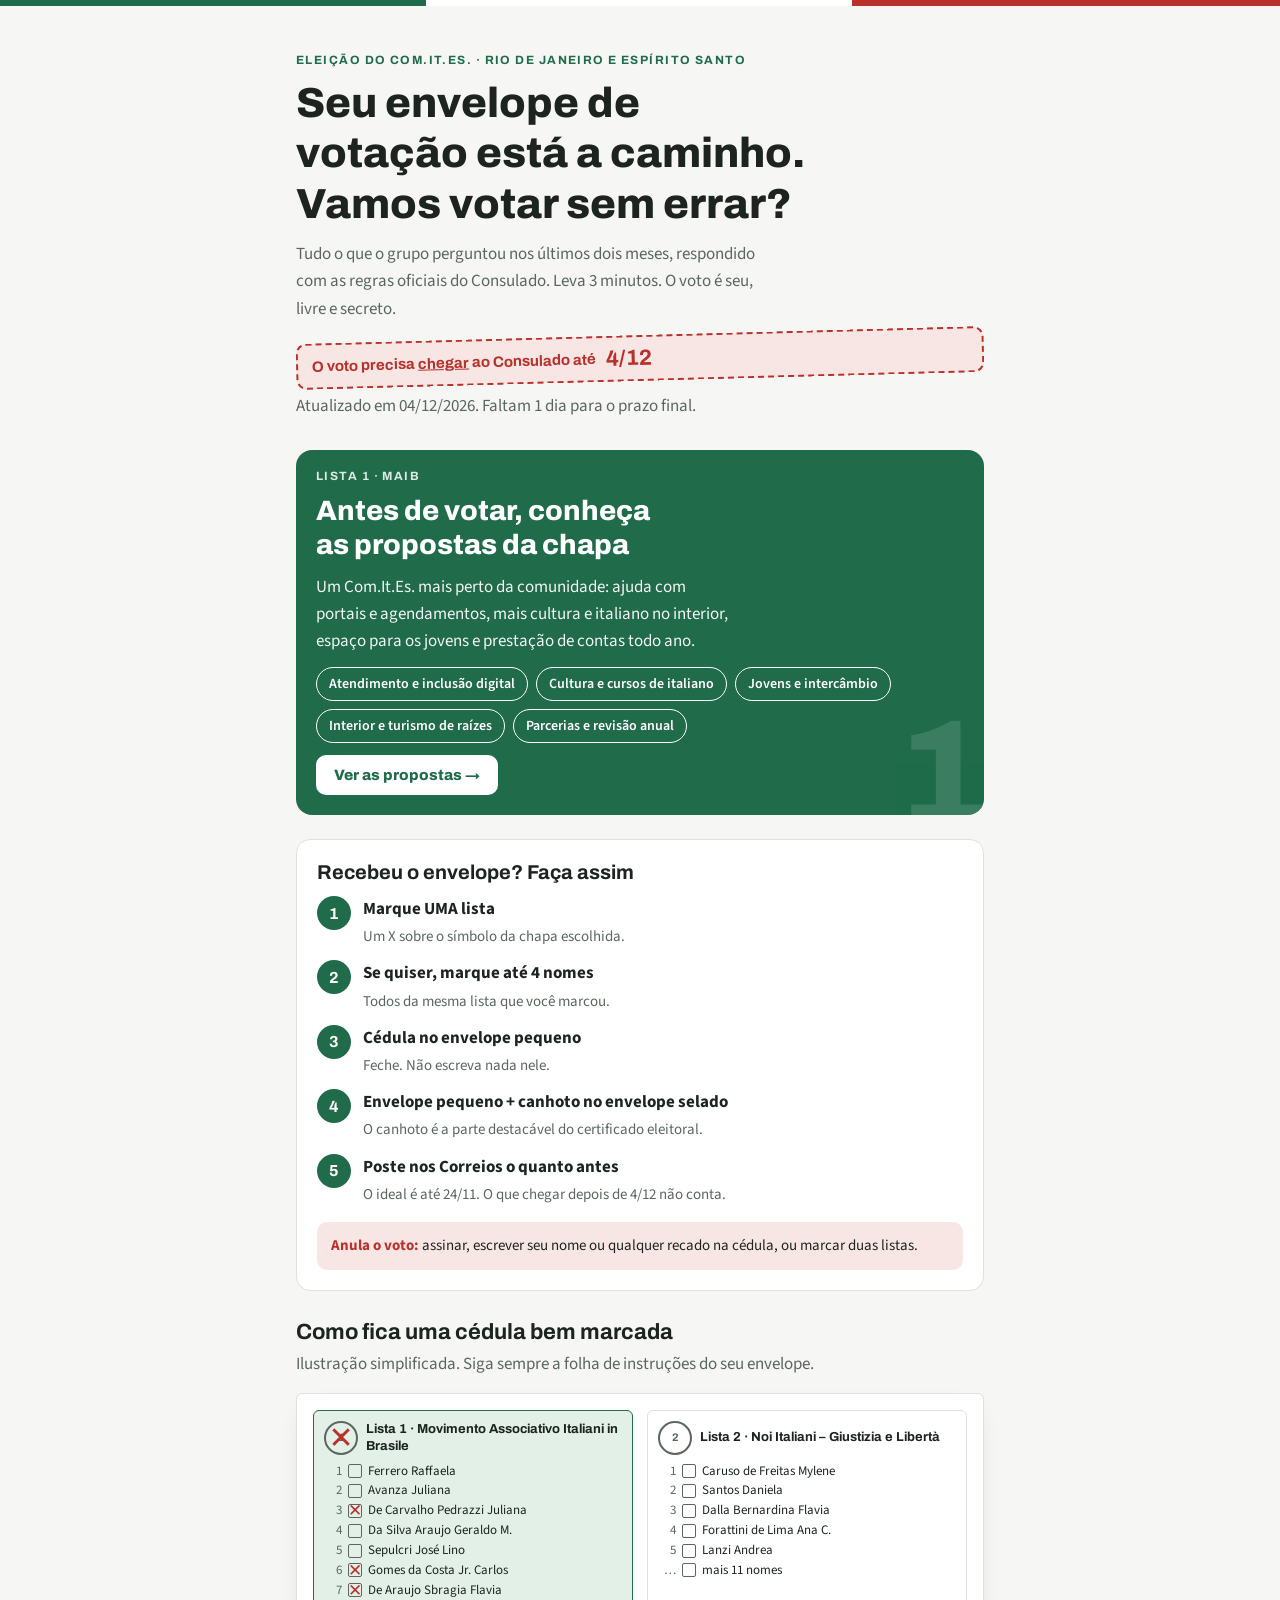
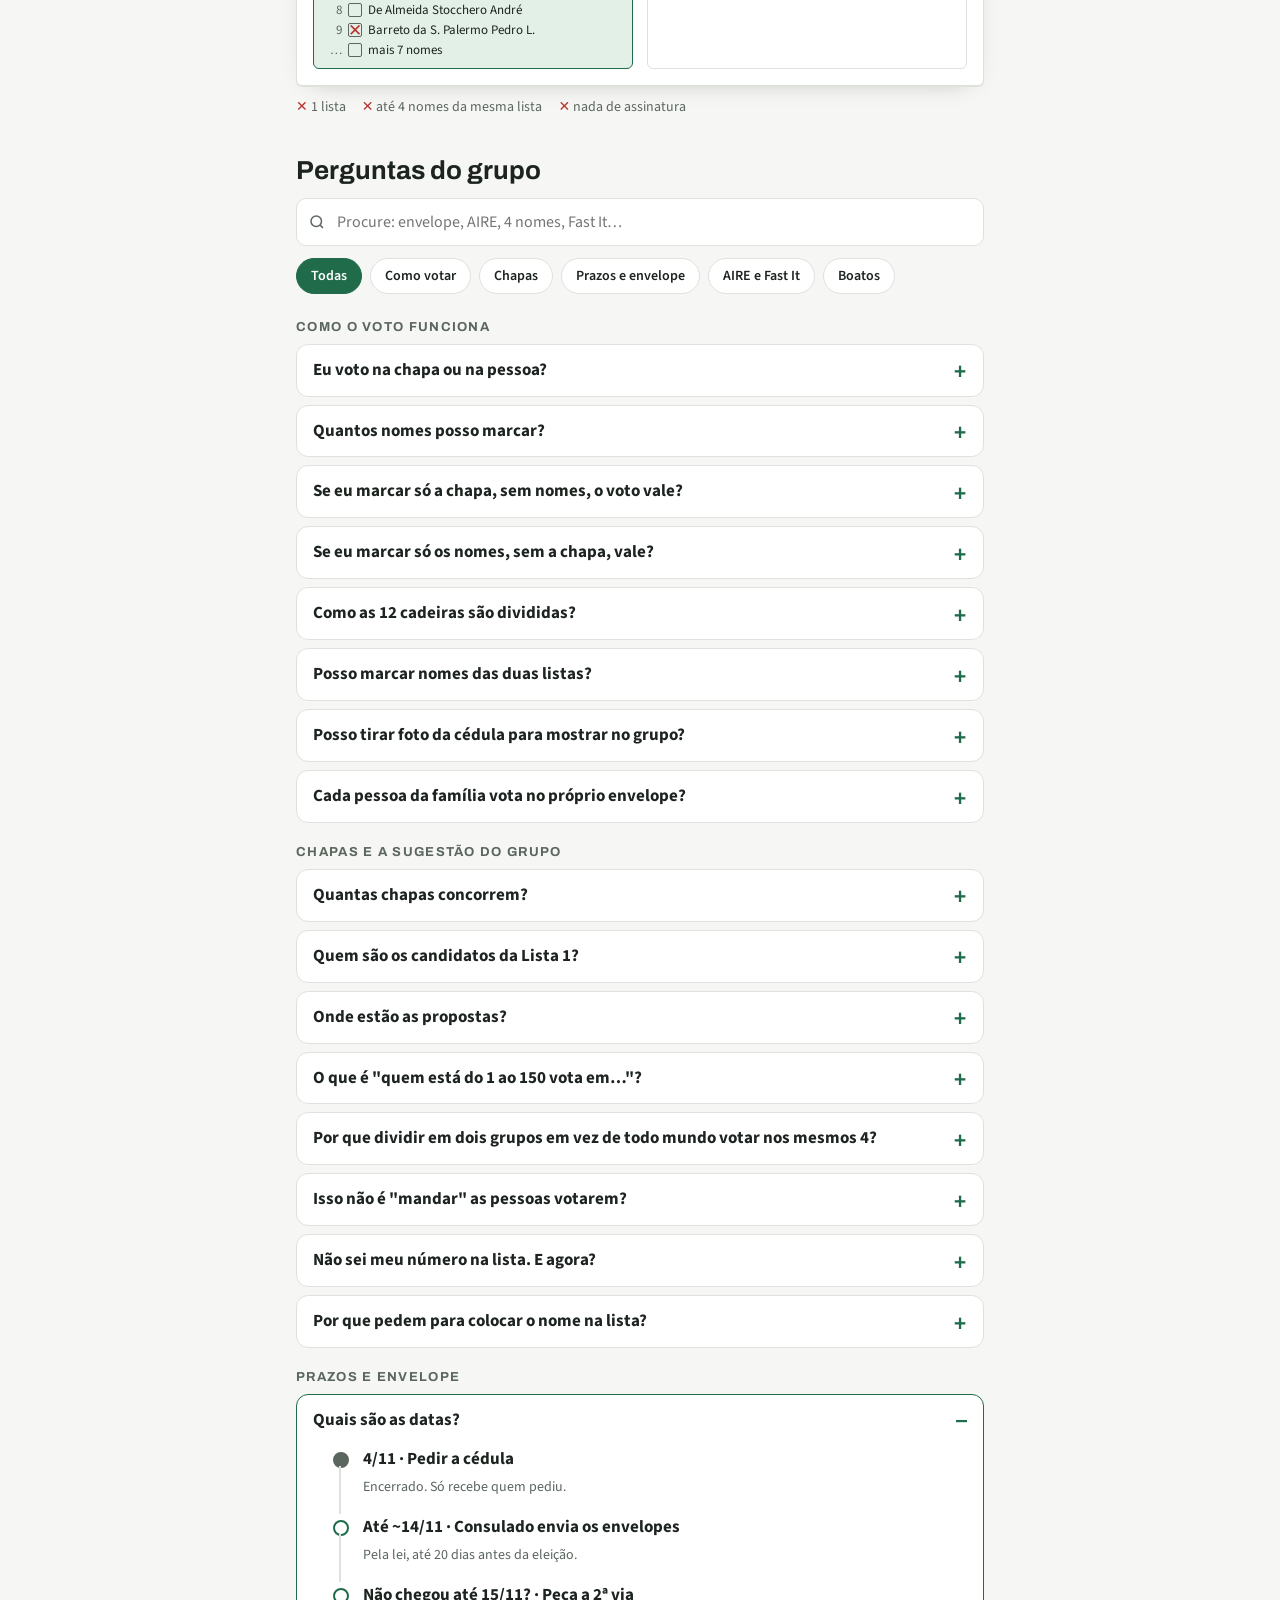
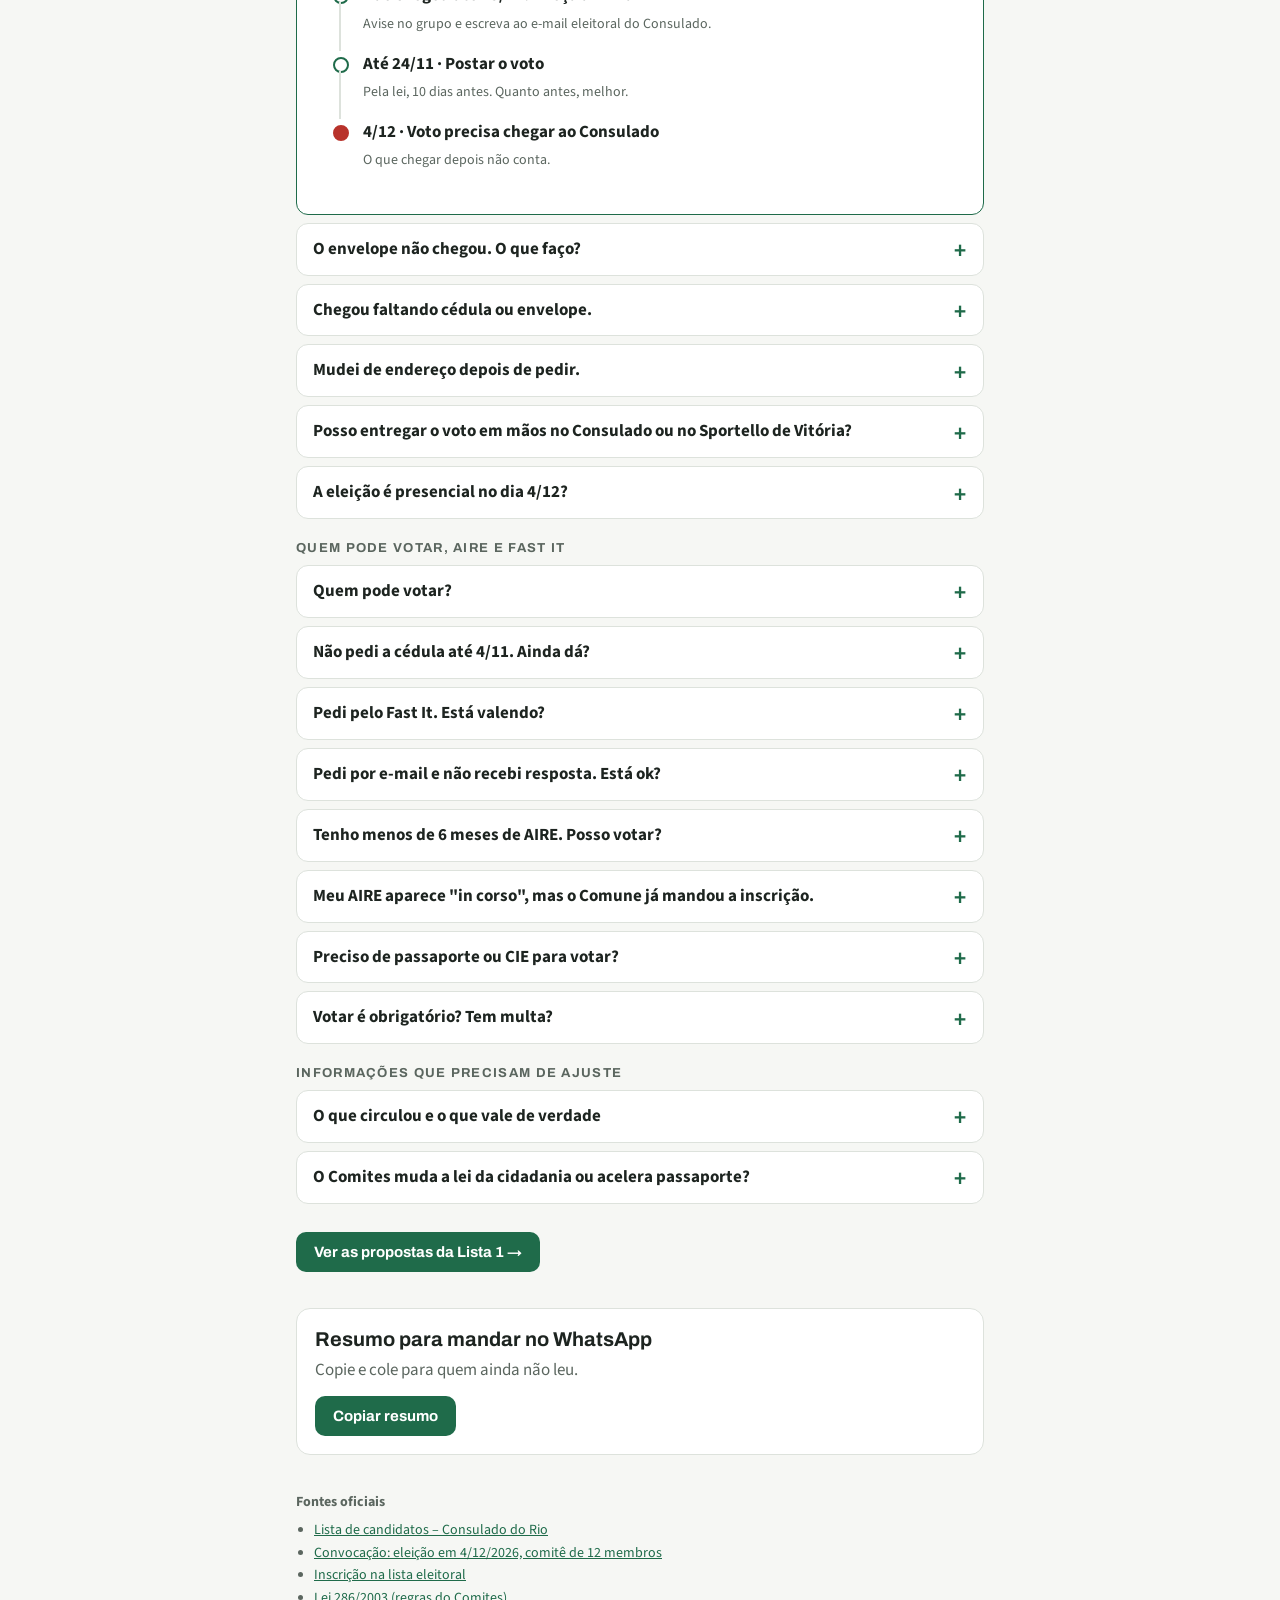
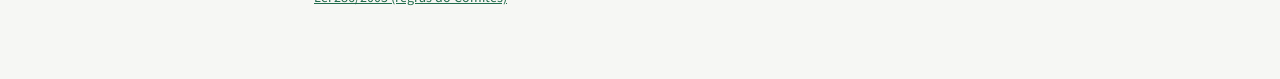
<file: faq/index.html>
<!doctype html>
<html lang="pt-BR">
<head>
<meta charset="utf-8">
<meta name="viewport" content="width=device-width, initial-scale=1, viewport-fit=cover">
<meta name="description" content="FAQ da eleição do Com.It.Es. RJ/ES 2026: como votar, chapas, prazos e AIRE.">
<meta property="og:title" content="Votar no Com.It.Es. RJ/ES">
<meta property="og:description" content="Como votar sem anular, prazos do envelope e a sugestão do grupo.">
<title>Votar no Com.It.Es. RJ/ES</title>
<link rel="stylesheet" href="https://fonts.googleapis.com/css2?family=Archivo:wght@500;700;800&family=Source+Sans+3:wght@400;600;700&display=swap">
<style>
/* Layout: one reading column; postal-ballot metaphor (envelope, cédula, carimbo) carries the visuals */
:root{
  --bg:#f6f7f4; --surface:#ffffff; --ink:#1d2420; --muted:#5b665f; --line:#dde2dc;
  --verde:#1f6b4a; --verde-soft:#e3f0e8; --rosso:#b8322b; --rosso-soft:#f8e6e4; --ouro:#a37a1c;
  --display:"Archivo",system-ui,sans-serif; --body:"Source Sans 3",system-ui,sans-serif;
}
@media (prefers-color-scheme: dark){:root:not([data-theme="light"]){
  --bg:#121614; --surface:#1a201d; --ink:#e8ece9; --muted:#9aa69f; --line:#2c3530;
  --verde:#5bbf8e; --verde-soft:#1d3329; --rosso:#ef7a71; --rosso-soft:#3a2220; --ouro:#d8b25a; color-scheme:dark}}
:root[data-theme="dark"]{
  --bg:#121614; --surface:#1a201d; --ink:#e8ece9; --muted:#9aa69f; --line:#2c3530;
  --verde:#5bbf8e; --verde-soft:#1d3329; --rosso:#ef7a71; --rosso-soft:#3a2220; --ouro:#d8b25a; color-scheme:dark}
*{box-sizing:border-box}
body{margin:0;background:var(--bg);color:var(--ink);font:17px/1.6 var(--body);margin:0}
.wrap{max-width:720px;margin:0 auto;padding-left:max(16px,env(safe-area-inset-left,0px));padding-right:max(16px,env(safe-area-inset-right,0px));padding-block:20px 64px}
h1,h2,h3{font-family:var(--display);text-wrap:balance;line-height:1.2;margin:0}
a{color:var(--verde)}
:focus-visible{outline:3px solid var(--ouro);outline-offset:2px}

/* faixa tricolor fina */
.flag{height:6px;background:linear-gradient(90deg,var(--verde) 0 33.3%,var(--surface) 33.3% 66.6%,var(--rosso) 66.6%)}

header.hero{padding:28px 0 8px;display:grid;gap:12px}
.eyebrow{font:700 12px/1 var(--display);letter-spacing:.12em;text-transform:uppercase;color:var(--verde)}
.hero h1{font-size:clamp(28px,7vw,42px);font-weight:800}
.hero p{margin:0;color:var(--muted);max-width:60ch}
.stamp{display:inline-flex;align-items:center;gap:10px;align-self:start;border:2px dashed var(--rosso);color:var(--rosso);border-radius:10px;padding:8px 14px;font:700 15px/1.2 var(--display);transform:rotate(-1.5deg);background:var(--rosso-soft)}
.stamp b{font-size:22px}

/* countdown */
.count{font-variant-numeric:tabular-nums}

/* passos rápidos */
.quick{margin-top:24px;background:var(--surface);border:1px solid var(--line);border-radius:14px;padding:20px}
.quick h2{font-size:20px;margin-bottom:12px}
.steps{list-style:none;margin:0;padding:0;display:grid;gap:10px;counter-reset:s}
.steps li{display:grid;grid-template-columns:34px 1fr;gap:12px;align-items:start;counter-increment:s}
.steps li::before{content:counter(s);width:34px;height:34px;border-radius:50%;display:grid;place-items:center;background:var(--verde);color:var(--surface);font:700 16px var(--display)}
.steps li b{display:block}
.steps li span{color:var(--muted);font-size:15px}
.warn{margin-top:14px;padding:12px 14px;border-radius:10px;background:var(--rosso-soft);color:var(--ink);font-size:15px}
.warn strong{color:var(--rosso)}

/* cédula ilustrativa */
.ballot-sec{margin-top:28px}
.ballot-sec h2{font-size:22px;margin-bottom:6px}
.ballot-sec>p{margin:0 0 14px;color:var(--muted)}
.ballot{background:var(--surface);border:1px solid var(--line);border-radius:6px;padding:16px;display:grid;grid-template-columns:1fr 1fr;gap:14px;box-shadow:0 1px 0 var(--line),0 8px 24px -16px rgba(0,0,0,.35)}
.list{border:1px solid var(--line);border-radius:6px;padding:10px;min-width:0}
.list.sel{border-color:var(--verde);background:var(--verde-soft)}
.lhead{display:flex;align-items:center;gap:8px;margin-bottom:8px;font:700 13px/1.25 var(--display)}
.sym{flex:none;width:34px;height:34px;border-radius:50%;border:2px solid var(--muted);display:grid;place-items:center;font-size:11px;color:var(--muted);position:relative}
.x::after{content:"✕";position:absolute;inset:-6px;display:grid;place-items:center;color:var(--rosso);font:800 30px/1 var(--display)}
.names{list-style:none;margin:0;padding:0;font-size:13px;line-height:1.3;display:grid;gap:3px}
.names li{display:flex;gap:6px;align-items:center;min-width:0}
.box{flex:none;width:14px;height:14px;border:1.5px solid var(--muted);border-radius:2px;position:relative}
.box.x::after{inset:-7px;font-size:17px}
.names .n{color:var(--muted);font-variant-numeric:tabular-nums;width:18px;text-align:right;flex:none}
.legend{display:flex;flex-wrap:wrap;gap:8px 16px;margin-top:10px;font-size:14px;color:var(--muted)}
.legend span::before{content:"✕ ";color:var(--rosso);font-weight:800}
@media (max-width:460px){.ballot{grid-template-columns:1fr}.list.dim{display:none}}

/* busca + faq */
.faq-head{margin-top:36px;display:grid;gap:12px}
.faq-head h2{font-size:26px}
.search{position:relative}
.search input{width:100%;font:16px var(--body);padding:12px 14px 12px 40px;border-radius:10px;border:1px solid var(--line);background:var(--surface);color:var(--ink)}
.search svg{position:absolute;left:12px;top:50%;transform:translateY(-50%);width:18px;height:18px;stroke:var(--muted)}
.chips{display:flex;gap:8px;overflow-x:auto;padding-bottom:4px;scrollbar-width:none}
.chips button{flex:none;font:600 14px var(--body);padding:7px 14px;border-radius:999px;border:1px solid var(--line);background:var(--surface);color:var(--ink);cursor:pointer}
.chips button[aria-pressed="true"]{background:var(--verde);color:var(--surface);border-color:var(--verde)}
.group{margin-top:22px}
.group h3{font-size:13px;letter-spacing:.1em;text-transform:uppercase;color:var(--muted);margin-bottom:8px}
details{background:var(--surface);border:1px solid var(--line);border-radius:12px;margin-bottom:8px}
details[open]{border-color:var(--verde)}
summary{list-style:none;cursor:pointer;padding:14px 44px 14px 16px;position:relative;font-weight:700;line-height:1.35}
summary::-webkit-details-marker{display:none}
summary::after{content:"+";position:absolute;right:16px;top:50%;transform:translateY(-50%);font:700 22px var(--display);color:var(--verde)}
details[open] summary::after{content:"–"}
.ans{padding:0 16px 16px;color:var(--ink)}
.ans p{margin:0 0 10px}.ans p:last-child{margin:0}
.ans ul,.ans ol{margin:0 0 10px;padding-left:20px}
.tag{display:inline-block;font:700 11px/1 var(--display);letter-spacing:.08em;text-transform:uppercase;padding:4px 8px;border-radius:6px;background:var(--verde-soft);color:var(--verde);margin-bottom:8px}
.tag.sug{background:var(--rosso-soft);color:var(--rosso)}
.tbl{overflow-x:auto;margin:6px 0 10px}
table{border-collapse:collapse;width:100%;font-size:15px;font-variant-numeric:tabular-nums}
th,td{text-align:left;padding:8px 10px;border-bottom:1px solid var(--line);vertical-align:top}
th{font:700 13px var(--display);color:var(--muted)}
td.mark{color:var(--verde);font-weight:700;white-space:nowrap}
.empty{color:var(--muted);padding:16px 0}

/* timeline */
.tl{list-style:none;margin:4px 0 10px;padding:0;display:grid;gap:0}
.tl li{display:grid;grid-template-columns:18px 1fr;gap:12px;position:relative;padding-bottom:14px}
.tl li::before{content:"";width:12px;height:12px;border-radius:50%;background:var(--surface);border:2px solid var(--verde);margin-top:6px}
.tl li:not(:last-child)::after{content:"";position:absolute;left:6px;top:20px;bottom:0;width:2px;background:var(--line)}
.tl li.done::before{background:var(--muted);border-color:var(--muted)}
.tl li.key::before{background:var(--rosso);border-color:var(--rosso)}
.tl b{display:block}.tl small{color:var(--muted);font-size:14px}

/* copiar */
.copybox{margin-top:36px;background:var(--surface);border:1px solid var(--line);border-radius:14px;padding:18px}
.copybox h2{font-size:20px;margin-bottom:6px}
.copybox p{margin:0 0 12px;color:var(--muted)}
.btn{font:700 15px var(--display);padding:12px 18px;border-radius:10px;border:0;background:var(--verde);color:var(--surface);cursor:pointer}
.email{display:flex;flex-wrap:wrap;gap:8px;align-items:center;margin-top:8px}
.email code{font-size:15px;background:var(--verde-soft);padding:4px 8px;border-radius:6px;user-select:all;word-break:break-all}
.small{font-size:13px;padding:6px 10px}
footer{margin-top:36px;font-size:14px;color:var(--muted)}
footer ul{padding-left:18px;margin:6px 0}
@media (prefers-reduced-motion:reduce){*{transition:none!important}}

/* destaque das propostas */
.prop{margin-top:22px;border-radius:16px;padding:20px;background:var(--verde);color:var(--surface);display:grid;gap:12px;position:relative;overflow:hidden}
.prop::after{content:"1";position:absolute;right:-6px;bottom:-34px;font:800 150px/1 var(--display);opacity:.12;pointer-events:none}
.prop .eyebrow{color:var(--surface);opacity:.85}
.prop h2{font-size:clamp(22px,5.5vw,28px);font-weight:800}
.prop p{margin:0;max-width:52ch;opacity:.95}
.prop ul{list-style:none;margin:0;padding:0;display:flex;flex-wrap:wrap;gap:8px}
.prop li a{display:block;padding:6px 12px;border-radius:999px;border:1px solid currentColor;color:var(--surface);text-decoration:none;font:600 14px var(--body)}
.prop .go{justify-self:start;display:inline-block;padding:12px 18px;border-radius:10px;background:var(--surface);color:var(--verde);font:800 15px var(--display);text-decoration:none;position:relative;z-index:1}
</style>
</head>
<body>

<div class="flag" aria-hidden="true"></div>
<div class="wrap">

<header class="hero">
  <span class="eyebrow">Eleição do Com.It.Es. · Rio de Janeiro e Espírito Santo</span>
  <h1>Seu envelope de votação está a caminho. Vamos votar sem errar?</h1>
  <p>Tudo o que o grupo perguntou nos últimos dois meses, respondido com as regras oficiais do Consulado. Leva 3 minutos. O voto é seu, livre e secreto.</p>
  <div class="stamp" role="note"><span>O voto precisa <u>chegar</u> ao Consulado até</span><b>4/12</b></div>
  <p class="count"><span id="updated"></span> <span id="count"></span></p>
</header>


<section class="prop" aria-labelledby="pp1">
  <span class="eyebrow">Lista 1 · MAIB</span>
  <h2 id="pp1">Antes de votar, conheça as propostas da chapa</h2>
  <p>Um Com.It.Es. mais perto da comunidade: ajuda com portais e agendamentos, mais cultura e italiano no interior, espaço para os jovens e prestação de contas todo ano.</p>
  <ul><li><a href="../propostas/#atendimento">Atendimento e inclusão digital</a></li><li><a href="../propostas/#cultura">Cultura e cursos de italiano</a></li><li><a href="../propostas/#jovens">Jovens e intercâmbio</a></li><li><a href="../propostas/#interior">Interior e turismo de raízes</a></li><li><a href="../propostas/#governanca">Parcerias e revisão anual</a></li></ul>
  <a class="go" href="../propostas/">Ver as propostas &rarr;</a>
</section>

<section class="quick" aria-labelledby="q1">
  <h2 id="q1">Recebeu o envelope? Faça assim</h2>
  <ol class="steps">
    <li><div><b>Marque UMA lista</b><span>Um X sobre o símbolo da chapa escolhida.</span></div></li>
    <li><div><b>Se quiser, marque até 4 nomes</b><span>Todos da mesma lista que você marcou.</span></div></li>
    <li><div><b>Cédula no envelope pequeno</b><span>Feche. Não escreva nada nele.</span></div></li>
    <li><div><b>Envelope pequeno + canhoto no envelope selado</b><span>O canhoto é a parte destacável do certificado eleitoral.</span></div></li>
    <li><div><b>Poste nos Correios o quanto antes</b><span>O ideal é até 24/11. O que chegar depois de 4/12 não conta.</span></div></li>
  </ol>
  <div class="warn"><strong>Anula o voto:</strong> assinar, escrever seu nome ou qualquer recado na cédula, ou marcar duas listas.</div>
</section>

<section class="ballot-sec" aria-labelledby="b1">
  <h2 id="b1">Como fica uma cédula bem marcada</h2>
  <p>Ilustração simplificada. Siga sempre a folha de instruções do seu envelope.</p>
  <div class="ballot" role="img" aria-label="Exemplo de cédula: X no símbolo da Lista 1 e X ao lado de quatro nomes dessa lista">
    <div class="list sel">
      <div class="lhead"><span class="sym x">1</span>Lista 1 · Movimento Associativo Italiani in Brasile</div>
      <ul class="names">
        <li><span class="n">1</span><span class="box"></span>Ferrero Raffaela</li>
        <li><span class="n">2</span><span class="box"></span>Avanza Juliana</li>
        <li><span class="n">3</span><span class="box x"></span>De Carvalho Pedrazzi Juliana</li>
        <li><span class="n">4</span><span class="box"></span>Da Silva Araujo Geraldo M.</li>
        <li><span class="n">5</span><span class="box"></span>Sepulcri José Lino</li>
        <li><span class="n">6</span><span class="box x"></span>Gomes da Costa Jr. Carlos</li>
        <li><span class="n">7</span><span class="box x"></span>De Araujo Sbragia Flavia</li>
        <li><span class="n">8</span><span class="box"></span>De Almeida Stocchero André</li>
        <li><span class="n">9</span><span class="box x"></span>Barreto da S. Palermo Pedro L.</li>
        <li><span class="n">…</span><span class="box"></span>mais 7 nomes</li>
      </ul>
    </div>
    <div class="list dim">
      <div class="lhead"><span class="sym">2</span>Lista 2 · Noi Italiani – Giustizia e Libertà</div>
      <ul class="names">
        <li><span class="n">1</span><span class="box"></span>Caruso de Freitas Mylene</li>
        <li><span class="n">2</span><span class="box"></span>Santos Daniela</li>
        <li><span class="n">3</span><span class="box"></span>Dalla Bernardina Flavia</li>
        <li><span class="n">4</span><span class="box"></span>Forattini de Lima Ana C.</li>
        <li><span class="n">5</span><span class="box"></span>Lanzi Andrea</li>
        <li><span class="n">…</span><span class="box"></span>mais 11 nomes</li>
      </ul>
    </div>
  </div>
  <div class="legend"><span>1 lista</span><span>até 4 nomes da mesma lista</span><span>nada de assinatura</span></div>
</section>

<section aria-labelledby="f1">
  <div class="faq-head">
    <h2 id="f1">Perguntas do grupo</h2>
    <label class="search" for="q"><svg viewBox="0 0 24 24" fill="none" stroke-width="2" aria-hidden="true"><circle cx="11" cy="11" r="7"/><path d="m20 20-3.5-3.5"/></svg>
      <input id="q" type="search" placeholder="Procure: envelope, AIRE, 4 nomes, Fast It…" autocomplete="off" aria-label="Procurar nas perguntas"></label>
    <div class="chips" role="group" aria-label="Filtrar por assunto">
      <button type="button" data-f="all" aria-pressed="true">Todas</button>
      <button type="button" data-f="voto" aria-pressed="false">Como votar</button>
      <button type="button" data-f="chapa" aria-pressed="false">Chapas</button>
      <button type="button" data-f="prazo" aria-pressed="false">Prazos e envelope</button>
      <button type="button" data-f="aire" aria-pressed="false">AIRE e Fast It</button>
      <button type="button" data-f="boato" aria-pressed="false">Boatos</button>
    </div>
  </div>

  <div id="faq">

  <div class="group" data-g="voto"><h3>Como o voto funciona</h3>
    <details><summary>Eu voto na chapa ou na pessoa?</summary><div class="ans">
      <p>Nas duas coisas, na mesma cédula. Primeiro você escolhe <b>uma</b> lista. Depois, se quiser, marca nomes <b>dessa mesma lista</b>. Esses nomes se chamam preferências.</p></div></details>
    <details><summary>Quantos nomes posso marcar?</summary><div class="ans">
      <p><b>Até 4.</b> A lei permite preferências até um terço das cadeiras, e o Comites do Rio tem 12 cadeiras. Pode marcar 1, 2, 3, 4 nomes ou nenhum.</p></div></details>
    <details><summary>Se eu marcar só a chapa, sem nomes, o voto vale?</summary><div class="ans">
      <p>Vale. Conta para a lista e ajuda a chapa a ganhar cadeiras. Só não ajuda nenhum candidato em especial.</p></div></details>
    <details><summary>Se eu marcar só os nomes, sem a chapa, vale?</summary><div class="ans">
      <p>Vale. Pela lei, marcar preferências de uma lista já conta como voto nessa lista.</p></div></details>
    <details><summary>Como as 12 cadeiras são divididas?</summary><div class="ans">
      <ol><li>As cadeiras são repartidas entre as listas, na proporção dos votos de cada uma.</li>
      <li>Dentro de cada lista, entram os candidatos com mais preferências.</li></ol>
      <p>Votos na lista decidem <b>quantas</b> cadeiras a chapa leva. As preferências decidem <b>quem</b> senta nelas.</p></div></details>
    <details><summary>Posso marcar nomes das duas listas?</summary><div class="ans">
      <p>Não. Preferências para candidatos de outra lista não valem, e marcar duas listas com preferências anula o voto.</p></div></details>
    <details><summary>Posso tirar foto da cédula para mostrar no grupo?</summary><div class="ans">
      <p>Melhor não. O voto é secreto e ninguém precisa provar em quem votou. Se quiser avisar, diga só "votei e postei".</p></div></details>
    <details><summary>Cada pessoa da família vota no próprio envelope?</summary><div class="ans">
      <p>Sim. Cada eleitor recebe o seu, e um envelope não pode levar o voto de outra pessoa.</p></div></details>
  </div>

  <div class="group" data-g="chapa"><h3>Chapas e a sugestão do grupo</h3>
    <details><summary>Quantas chapas concorrem?</summary><div class="ans">
      <p>Duas, segundo a <a href="https://consriodejaneiro.esteri.it/wp-content/uploads/2026/10/LISTE-COMITES-PER-BACHECA-E-SITO-2026.pdf" target="_blank" rel="noopener">lista oficial do Consulado</a> (19/10/2026):</p>
      <ul><li><b>Lista 1</b> – Movimento Associativo Italiani in Brasile (MAIB)</li><li><b>Lista 2</b> – Noi Italiani – Giustizia e Libertà</li></ul></div></details>
    <details><summary>Quem são os candidatos da Lista 1?</summary><div class="ans">
      <div class="tbl"><table><thead><tr><th>Nº</th><th>Candidato(a)</th><th></th></tr></thead><tbody>
      <tr><td>1</td><td>Raffaela Ferrero</td><td></td></tr>
      <tr><td>2</td><td>Juliana Avanza</td><td></td></tr>
      <tr><td>3</td><td>Juliana de Carvalho Pedrazzi</td><td class="mark">sugerida</td></tr>
      <tr><td>4</td><td>Geraldo Magela da Silva Araujo</td><td></td></tr>
      <tr><td>5</td><td>José Lino Sepulcri</td><td></td></tr>
      <tr><td>6</td><td>Carlos Gomes da Costa Junior</td><td class="mark">do grupo</td></tr>
      <tr><td>7</td><td>Flavia de Araujo Sbragia</td><td class="mark">do grupo</td></tr>
      <tr><td>8</td><td>André de Almeida Stocchero</td><td></td></tr>
      <tr><td>9</td><td>Pedro Lucas Barreto da Silva Palermo</td><td class="mark">do grupo</td></tr>
      <tr><td>10</td><td>Ferminio Valdinei</td><td></td></tr>
      <tr><td>11</td><td>Washington Moscon</td><td></td></tr>
      <tr><td>12</td><td>Bianca Gasperazzo</td><td class="mark">sugerida</td></tr>
      <tr><td>13</td><td>Monica Pavesi Simão</td><td></td></tr>
      <tr><td>14</td><td>Felipe Caliari Silva</td><td></td></tr>
      <tr><td>15</td><td>José Carlos Busatto</td><td></td></tr>
      <tr><td>16</td><td>Carmela Grimaldi</td><td></td></tr>
      </tbody></table></div>
      <p>Os candidatos da Lista 2 estão no mesmo documento oficial do Consulado.</p></div></details>
    <details><summary>Onde estão as propostas?</summary><div class="ans">
      <p>As <a href="../propostas/"><b>propostas da Lista 1</b></a> estão resumidas numa página própria, com o Plano de Gestão completo em PDF. Também estão no Instagram da chapa, @MAIB RJ-ES. Para comparar, procure também as propostas da Lista 2 nos canais dela.</p></div></details>
    <details><summary>O que é "quem está do 1 ao 150 vota em…"?</summary><div class="ans">
      <span class="tag sug">Sugestão, não regra</span>
      <p>É uma proposta da chapa para quem quiser ajudar a eleger o maior número de pessoas que já trabalham pelo grupo. Não é regra do Consulado, ninguém confere e o voto continua secreto.</p>
      <div class="tbl"><table><thead><tr><th>Seu nº na lista do grupo</th><th>Lista</th><th>Nomes sugeridos</th></tr></thead><tbody>
        <tr><td>1 a 150</td><td>Lista 1</td><td>3, 6, 7 e <b>9</b> · Juliana Pedrazzi, Carlos Costa, Flavia Sbragia, <b>Pedro Palermo</b></td></tr>
        <tr><td>151 em diante</td><td>Lista 1</td><td>3, 6, 7 e <b>12</b> · Juliana Pedrazzi, Carlos Costa, Flavia Sbragia, <b>Bianca Gasperazzo</b></td></tr>
      </tbody></table></div></div></details>
    <details><summary>Por que dividir em dois grupos em vez de todo mundo votar nos mesmos 4?</summary><div class="ans">
      <p>Porque as preferências decidem quem entra dentro da chapa. Se todos marcassem os mesmos 4 nomes, o 5º ficaria sem voto. Dividindo só a 4ª preferência, os três primeiros recebem o voto de todos e os outros dois recebem metade cada. É a tentativa de eleger 5 pessoas com os mesmos votos, em vez de 4.</p></div></details>
    <details><summary>Isso não é "mandar" as pessoas votarem?</summary><div class="ans">
      <p>A intenção é o contrário: que o voto de quem confia na chapa não se perca espalhado. Quem prefere escolher por conta própria tem caminhos que também ajudam a Lista 1:</p>
      <ul><li>marcar só a Lista 1, sem nomes;</li><li>marcar a Lista 1 e os nomes que você quiser dela;</li><li>seguir a combinação sugerida.</li></ul>
      <p>E você pode votar na Lista 2. O voto é seu.</p></div></details>
    <details><summary>Não sei meu número na lista. E agora?</summary><div class="ans">
      <p>Procure seu nome na lista que circula no grupo. Se não achar, pergunte a um dos administradores no privado.</p></div></details>
    <details><summary>Por que pedem para colocar o nome na lista?</summary><div class="ans">
      <p>Só para a chapa saber quantos votos pode esperar e dividir a sugestão de forma equilibrada. A lista não vai para o Consulado e não tem efeito no seu voto.</p></div></details>
  </div>

  <div class="group" data-g="prazo"><h3>Prazos e envelope</h3>
    <details open><summary>Quais são as datas?</summary><div class="ans">
      <ul class="tl">
        <li class="done"><div><b>4/11 · Pedir a cédula</b><small>Encerrado. Só recebe quem pediu.</small></div></li>
        <li><div><b>Até ~14/11 · Consulado envia os envelopes</b><small>Pela lei, até 20 dias antes da eleição.</small></div></li>
        <li><div><b>Não chegou até 15/11? · Peça a 2ª via</b><small>Avise no grupo e escreva ao e-mail eleitoral do Consulado.</small></div></li>
        <li><div><b>Até 24/11 · Postar o voto</b><small>Pela lei, 10 dias antes. Quanto antes, melhor.</small></div></li>
        <li class="key"><div><b>4/12 · Voto precisa chegar ao Consulado</b><small>O que chegar depois não conta.</small></div></li>
      </ul></div></details>
    <details><summary>O envelope não chegou. O que faço?</summary><div class="ans">
      <p>Se não chegou até <b>15/11</b>, avise no grupo e escreva para o e-mail eleitoral do Consulado pedindo uma segunda via:</p>
      <div class="email"><code id="em1">riodejaneiro.elettorale@esteri.it</code><button class="btn small" type="button" data-copy="em1">Copiar</button></div></div></details>
    <details><summary>Chegou faltando cédula ou envelope.</summary><div class="ans">
      <p>Escreva para o mesmo e-mail eleitoral explicando o que faltou.</p></div></details>
    <details><summary>Mudei de endereço depois de pedir.</summary><div class="ans">
      <p>O envelope vai para o endereço que o Consulado tem. Se ainda tem acesso ao endereço antigo, vale buscar lá. Se não, escreva ao Consulado.</p></div></details>
    <details><summary>Posso entregar o voto em mãos no Consulado ou no Sportello de Vitória?</summary><div class="ans">
      <p>O Consulado não informou essa opção para esta eleição. Até que informe, use o envelope selado e os Correios.</p></div></details>
    <details><summary>A eleição é presencial no dia 4/12?</summary><div class="ans">
      <p>Não. O voto é todo pelo correio. 4 de dezembro é o último dia para o envelope chegar ao Consulado.</p></div></details>
  </div>

  <div class="group" data-g="aire"><h3>Quem pode votar, AIRE e Fast It</h3>
    <details><summary>Quem pode votar?</summary><div class="ans">
      <p>Italianos maiores de 18 anos, com AIRE e residência no RJ ou ES há pelo menos 6 meses (até 4/12/2026), que pediram a inscrição na lista eleitoral até 4/11/2026.</p></div></details>
    <details><summary>Não pedi a cédula até 4/11. Ainda dá?</summary><div class="ans">
      <p>Não. Só recebe envelope quem pediu. Você ainda pode ajudar lembrando amigos e parentes que pediram de ficar de olho na caixa de correio.</p></div></details>
    <details><summary>Pedi pelo Fast It. Está valendo?</summary><div class="ans">
      <p>Talvez não. Vários membros receberam e-mail do Consulado dizendo que o pedido pelo Fast It deu problema. Se você só pediu por lá e não teve confirmação, escreva ao e-mail eleitoral perguntando se seu nome consta na lista.</p></div></details>
    <details><summary>Pedi por e-mail e não recebi resposta. Está ok?</summary><div class="ans">
      <p>O Consulado nem sempre confirma. Se quiser certeza, pergunte pelo mesmo e-mail se seu nome consta na lista.</p></div></details>
    <details><summary>Tenho menos de 6 meses de AIRE. Posso votar?</summary><div class="ans">
      <p>Pela regra, não. Se pediu mesmo assim, o Consulado pode recusar.</p></div></details>
    <details><summary>Meu AIRE aparece "in corso", mas o Comune já mandou a inscrição.</summary><div class="ans">
      <p>O Fast It é atualizado à mão. Encaminhe o e-mail do Comune para o setor de Anagrafe pedindo a atualização:</p>
      <div class="email"><code id="em2">anagrafe.riodejaneiro@esteri.it</code><button class="btn small" type="button" data-copy="em2">Copiar</button></div></div></details>
    <details><summary>Preciso de passaporte ou CIE para votar?</summary><div class="ans">
      <p>Não. O que conta é o AIRE e o pedido de inscrição.</p></div></details>
    <details><summary>Votar é obrigatório? Tem multa?</summary><div class="ans">
      <p>Não é obrigatório e não há multa. Muitos no grupo acham importante votar para mostrar que a comunidade é ativa, mas isso é opinião, não regra.</p></div></details>
  </div>

  <div class="group" data-g="boato"><h3>Informações que precisam de ajuste</h3>
    <details><summary>O que circulou e o que vale de verdade</summary><div class="ans">
      <p>Ninguém errou por mal: as regras do Comites são diferentes das outras eleições.</p>
      <div class="tbl"><table><thead><tr><th>Circulou</th><th>Vale</th></tr></thead><tbody>
        <tr><td>"Não há chapa, o voto é na pessoa."</td><td>Voto na lista, com até 4 nomes dela.</td></tr>
        <tr><td>"Você escolhe 3 nomes."</td><td>São <b>até 4</b>.</td></tr>
        <tr><td>"O Comites tem 16 conselheiros."</td><td>São <b>12</b>. Cada lista tem 16 candidatos.</td></tr>
        <tr><td>"Só vota quem tem passaporte."</td><td>Vota quem tem 6 meses de AIRE e pediu até 4/11.</td></tr>
        <tr><td>"Pedir pelo Fast It basta."</td><td>Falhou para vários; confirme por e-mail.</td></tr>
      </tbody></table></div></div></details>
    <details><summary>O Comites muda a lei da cidadania ou acelera passaporte?</summary><div class="ans">
      <p>Não. Ele não faz lei, não emite documento e não decide processo. Pode cobrar, propor, orientar e ser ponte com o Consulado. Desconfie de qualquer candidato, de qualquer lista, que prometa o contrário.</p></div></details>
  </div>

  <p class="empty" id="empty" hidden>Nenhuma pergunta com esse termo. Tente outra palavra ou pergunte no grupo.</p>
  </div>
</section>

<p style="margin-top:28px"><a class="btn" href="../propostas/" style="text-decoration:none;display:inline-block">Ver as propostas da Lista 1 &rarr;</a></p>

<section class="copybox" aria-labelledby="c1">
  <h2 id="c1">Resumo para mandar no WhatsApp</h2>
  <p>Copie e cole para quem ainda não leu.</p>
  <button class="btn" type="button" id="copyWa">Copiar resumo</button>
  <span id="copied" role="status" style="margin-left:10px;color:var(--verde);font-weight:700"></span>
</section>

<footer>
  <b>Fontes oficiais</b>
  <ul>
    <li><a href="https://consriodejaneiro.esteri.it/wp-content/uploads/2026/10/LISTE-COMITES-PER-BACHECA-E-SITO-2026.pdf" target="_blank" rel="noopener">Lista de candidatos – Consulado do Rio</a></li>
    <li><a href="https://consriodejaneiro.esteri.it/it/news/dal_consolato/2026/09/indizione-delle-elezioni-dei-comites-3-settembre-2026/" target="_blank" rel="noopener">Convocação: eleição em 4/12/2026, comitê de 12 membros</a></li>
    <li><a href="https://consriodejaneiro.esteri.it/it/news/dal_consolato/2026/08/elezione-dei-comitati-degli-italiani-allestero-comites-2026-modalita-per-la-richiesta-di-iscrizione-nellelenco-elettorale/" target="_blank" rel="noopener">Inscrição na lista eleitoral</a></li>
    <li><a href="https://www.parlamento.it/parlam/leggi/03286l.htm" target="_blank" rel="noopener">Lei 286/2003 (regras do Comites)</a></li>
  </ul>
</footer>
</div>

<script>
(function(){
  // contagem regressiva até 4/12/2026
  var up=document.getElementById('updated');
  var lm=new Date(document.lastModified);
  if(isNaN(lm)||lm.getFullYear()<2026) lm=new Date();
  up.textContent='Atualizado em '+lm.toLocaleDateString('pt-BR',{day:'2-digit',month:'2-digit',year:'numeric'})+'.';
  var el=document.getElementById('count');
  var d=Math.ceil((new Date('2026-12-04T23:59:00-03:00')-new Date())/864e5);
  if(d>0) el.textContent='Faltam '+d+' dia'+(d>1?'s':'')+' para o prazo final.';

  var q=document.getElementById('q'), chips=[].slice.call(document.querySelectorAll('.chips button'));
  var groups=[].slice.call(document.querySelectorAll('.group')), empty=document.getElementById('empty'), filt='all';
  function norm(s){return s.toLowerCase().normalize('NFD').replace(/[̀-ͯ]/g,'')}
  function apply(){
    var t=norm(q.value.trim()), any=false;
    groups.forEach(function(g){
      var gOk=filt==='all'||g.dataset.g===filt, shown=0;
      g.querySelectorAll('details').forEach(function(d){
        var ok=gOk&&(!t||norm(d.textContent).indexOf(t)>-1);
        d.hidden=!ok; if(ok)shown++;
        if(t&&ok)d.open=true;
      });
      g.hidden=!shown; if(shown)any=true;
    });
    empty.hidden=any;
  }
  q.addEventListener('input',apply);
  chips.forEach(function(b){b.addEventListener('click',function(){
    filt=b.dataset.f; chips.forEach(function(c){c.setAttribute('aria-pressed',c===b)}); apply();
  })});

  function copy(text,done){
    var ok=function(){done&&done()};
    if(navigator.clipboard&&navigator.clipboard.writeText){
      navigator.clipboard.writeText(text).then(ok,function(){fallback(text);ok()});
    } else {fallback(text);ok()}
  }
  function fallback(text){var ta=document.createElement('textarea');ta.value=text;document.body.appendChild(ta);ta.select();try{document.execCommand('copy')}catch(e){}ta.remove()}

  document.querySelectorAll('[data-copy]').forEach(function(b){b.addEventListener('click',function(){
    copy(document.getElementById(b.dataset.copy).textContent,function(){b.textContent='Copiado';setTimeout(function(){b.textContent='Copiar'},1800)});
  })});

  var wa=['🇮🇹 COM.IT.ES. RJ/ES 2026 – COMO VOTAR','',
  '📬 O envelope chega pelo correio a partir de meados de novembro. Só recebe quem pediu até 4/11.','',
  '🗳️ PASSO A PASSO','1. Marque UMA lista.','2. Se quiser, marque até 4 nomes DESSA lista.','3. Cédula no envelope pequeno, feche.',
  '4. Envelope pequeno + canhoto do certificado no envelope selado.','5. Poste o quanto antes. Tem que CHEGAR ao Consulado até 4/12.','',
  '❌ Anula: assinar ou escrever qualquer coisa na cédula, ou marcar duas listas.','',
  '🤝 SUGESTÃO DA CHAPA (não é obrigação)','Lista 1 – MAIB, preferências:','• Nº 1 a 150 da nossa lista: 3, 6, 7 e 9','• Nº 151 em diante: 3, 6, 7 e 12',
  'Marcar só a Lista 1, ou outros nomes dela, também ajuda. O voto é seu e é secreto.','',
  '📭 Não chegou até 15/11 ou veio faltando algo? Avise no grupo e escreva para riodejaneiro.elettorale@esteri.it','','📋 Propostas da Lista 1: https://hmarchiore.github.io/comites2026/propostas/'].join('\n');
  document.getElementById('copyWa').addEventListener('click',function(){
    copy(wa,function(){var s=document.getElementById('copied');s.textContent='Copiado!';setTimeout(function(){s.textContent=''},2500)});
  });
})();
</script>
</body>
</html>
</file>
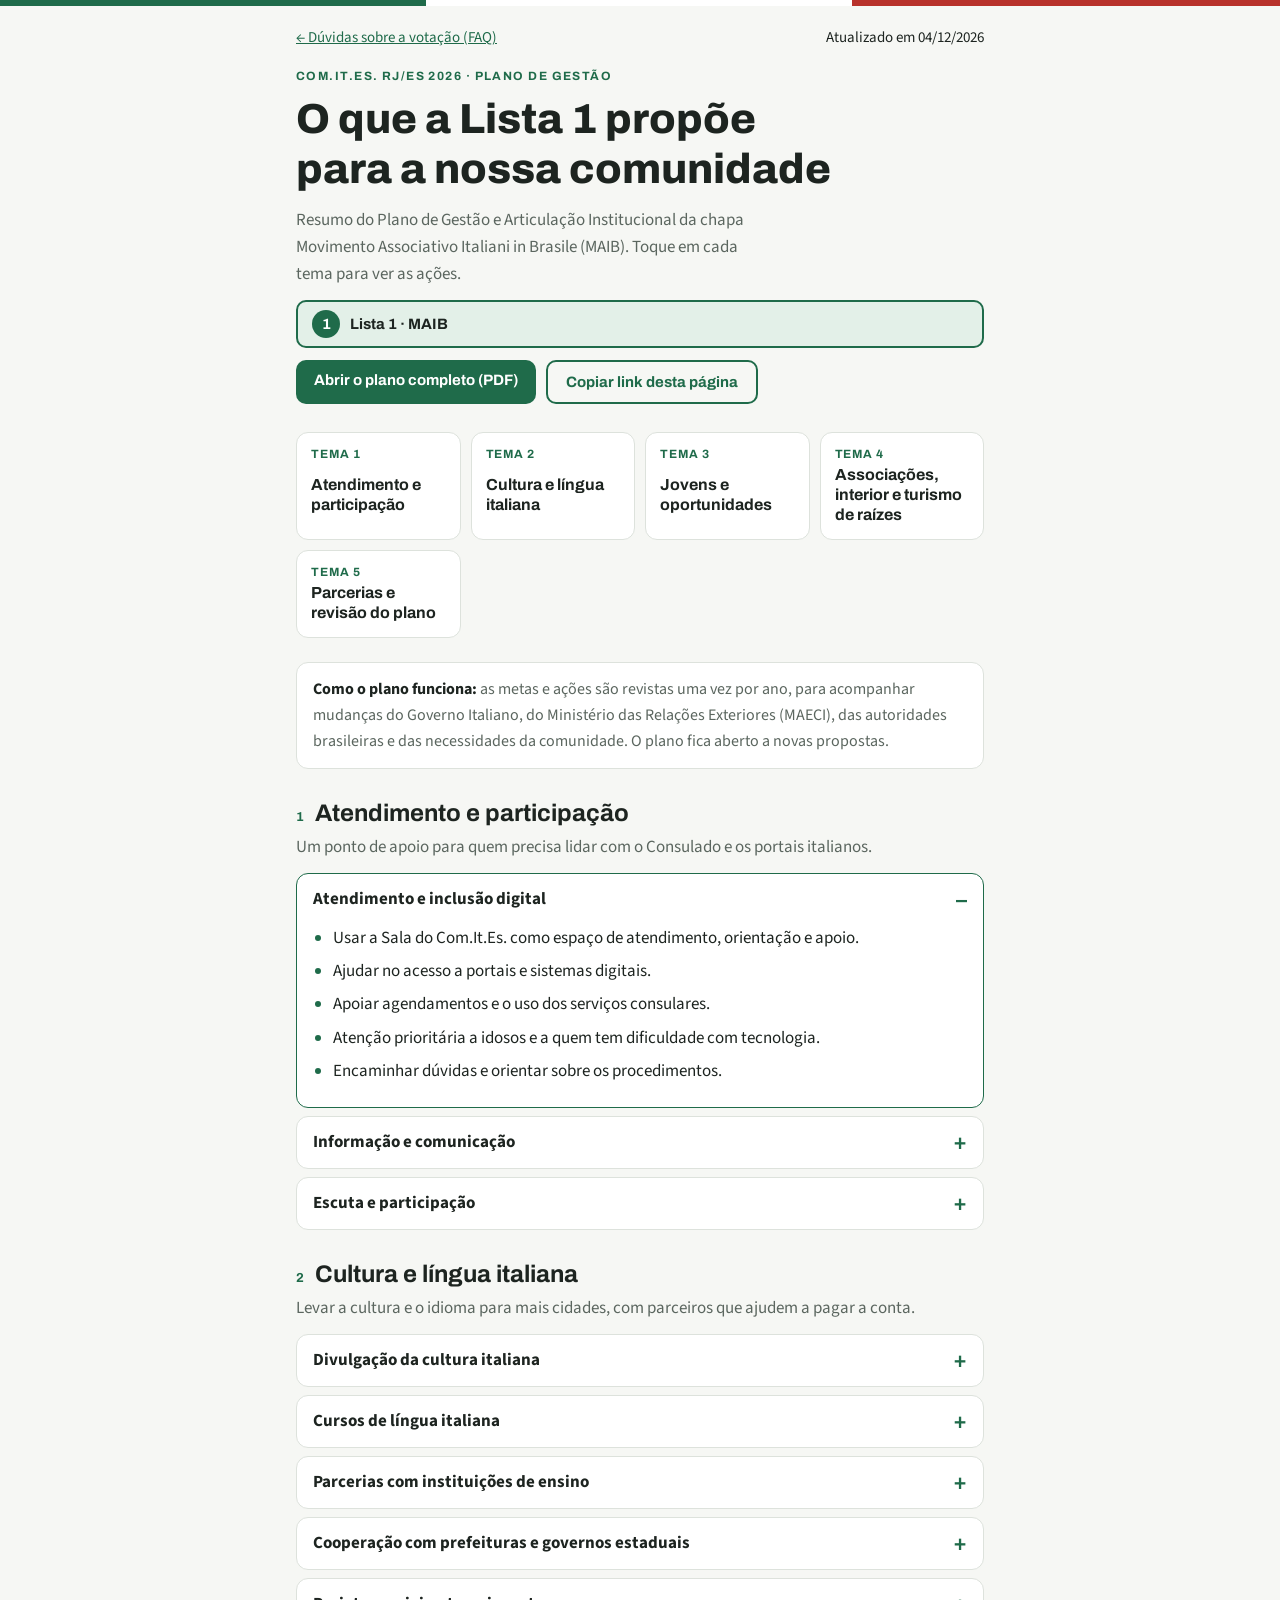
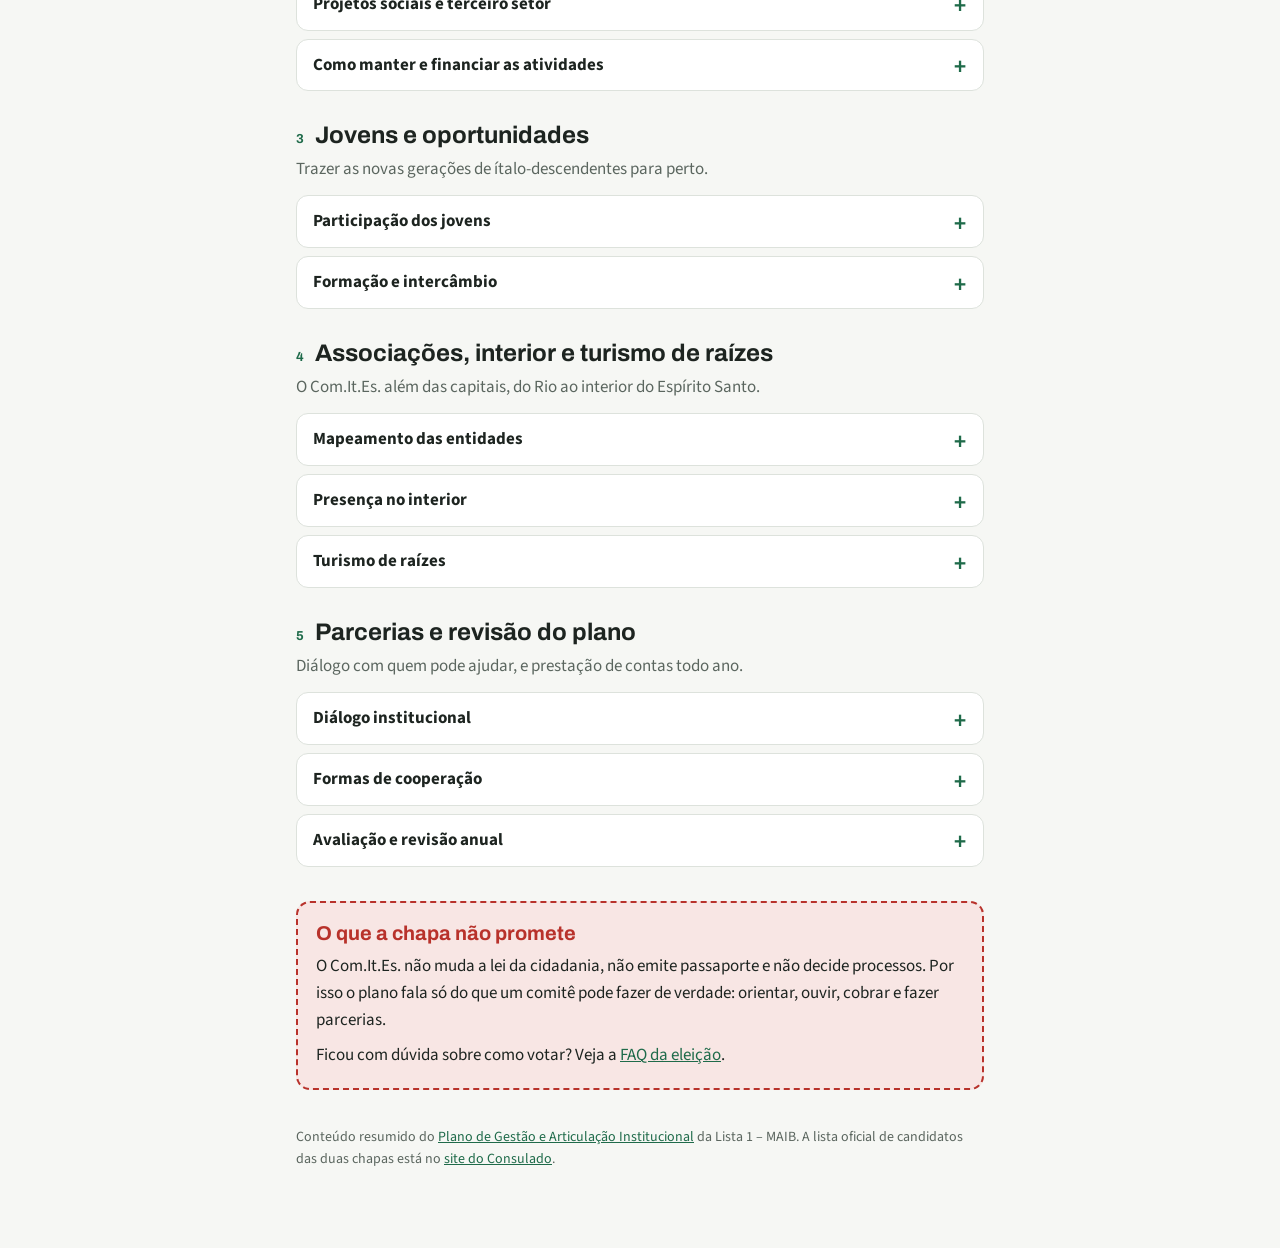
<file: propostas/index.html>
<!doctype html>
<html lang="pt-BR">
<head>
<meta charset="utf-8">
<meta name="viewport" content="width=device-width, initial-scale=1, viewport-fit=cover">
<title>Propostas da Lista 1 – MAIB</title>
<meta name="description" content="Plano de Gestão da Lista 1 (MAIB) para o Com.It.Es. RJ/ES 2026: atendimento, cultura, jovens, interior e parcerias.">
<meta property="og:title" content="Propostas da Lista 1 – MAIB">
<meta property="og:description" content="O que a chapa propõe para o Com.It.Es. do Rio de Janeiro e Espírito Santo.">
<link rel="stylesheet" href="https://fonts.googleapis.com/css2?family=Archivo:wght@500;700;800&family=Source+Sans+3:wght@400;600;700&display=swap">
<style>
/* Layout: mesma identidade da FAQ; cinco frentes como cartões que abrem ao toque */
:root{
  --bg:#f6f7f4; --surface:#ffffff; --ink:#1d2420; --muted:#5b665f; --line:#dde2dc;
  --verde:#1f6b4a; --verde-soft:#e3f0e8; --rosso:#b8322b; --rosso-soft:#f8e6e4; --ouro:#a37a1c;
  --display:"Archivo",system-ui,sans-serif; --body:"Source Sans 3",system-ui,sans-serif;
  color-scheme:light;
}
@media (prefers-color-scheme: dark){:root:not([data-theme="light"]){
  --bg:#121614; --surface:#1a201d; --ink:#e8ece9; --muted:#9aa69f; --line:#2c3530;
  --verde:#5bbf8e; --verde-soft:#1d3329; --rosso:#ef7a71; --rosso-soft:#3a2220; --ouro:#d8b25a; color-scheme:dark}}
:root[data-theme="dark"]{
  --bg:#121614; --surface:#1a201d; --ink:#e8ece9; --muted:#9aa69f; --line:#2c3530;
  --verde:#5bbf8e; --verde-soft:#1d3329; --rosso:#ef7a71; --rosso-soft:#3a2220; --ouro:#d8b25a; color-scheme:dark}
*{box-sizing:border-box}
body{margin:0;background:var(--bg);color:var(--ink);font:17px/1.6 var(--body)}
.wrap{max-width:720px;margin:0 auto;padding-left:max(16px,env(safe-area-inset-left,0px));padding-right:max(16px,env(safe-area-inset-right,0px));padding-block:20px 64px}
h1,h2,h3{font-family:var(--display);text-wrap:balance;line-height:1.2;margin:0}
a{color:var(--verde)}
:focus-visible{outline:3px solid var(--ouro);outline-offset:2px}
.flag{height:6px;background:linear-gradient(90deg,var(--verde) 0 33.3%,var(--surface) 33.3% 66.6%,var(--rosso) 66.6%)}
.top{display:flex;justify-content:space-between;gap:12px;flex-wrap:wrap;font-size:15px}
header{padding:20px 0 4px;display:grid;gap:12px}
.eyebrow{font:700 12px/1 var(--display);letter-spacing:.12em;text-transform:uppercase;color:var(--verde)}
header h1{font-size:clamp(28px,7vw,42px);font-weight:800}
header p{margin:0;color:var(--muted);max-width:60ch}
.badge{display:inline-flex;align-items:center;gap:10px;align-self:start;border:2px solid var(--verde);border-radius:10px;padding:8px 14px;background:var(--verde-soft);font:700 15px/1.2 var(--display)}
.badge b{display:grid;place-items:center;width:28px;height:28px;border-radius:50%;background:var(--verde);color:var(--surface)}
.actions{display:flex;flex-wrap:wrap;gap:10px}
.btn{display:inline-block;font:700 15px var(--display);padding:12px 18px;border-radius:10px;border:0;background:var(--verde);color:var(--surface);text-decoration:none;cursor:pointer}
.btn.ghost{background:transparent;color:var(--verde);border:2px solid var(--verde)}

.glance{margin-top:24px;display:grid;grid-template-columns:repeat(auto-fit,minmax(150px,1fr));gap:10px}
.glance a{display:grid;gap:4px;padding:14px;border-radius:12px;background:var(--surface);border:1px solid var(--line);text-decoration:none;color:var(--ink)}
.glance a span{font:700 12px var(--display);letter-spacing:.08em;text-transform:uppercase;color:var(--verde)}
.glance a b{font:700 16px/1.25 var(--display)}

.note{margin-top:24px;padding:14px 16px;border-radius:12px;background:var(--surface);border:1px solid var(--line);color:var(--muted);font-size:16px}
.note strong{color:var(--ink)}

section.pilar{margin-top:30px;scroll-margin-top:16px}
.pilar>h2{font-size:24px;display:flex;align-items:baseline;gap:10px}
.pilar>h2 small{font:700 13px var(--display);color:var(--verde);letter-spacing:.06em}
.pilar>p{margin:6px 0 12px;color:var(--muted)}
details{background:var(--surface);border:1px solid var(--line);border-radius:12px;margin-bottom:8px}
details[open]{border-color:var(--verde)}
summary{list-style:none;cursor:pointer;padding:14px 44px 14px 16px;position:relative;font-weight:700;line-height:1.35}
summary::-webkit-details-marker{display:none}
summary::after{content:"+";position:absolute;right:16px;top:50%;transform:translateY(-50%);font:700 22px var(--display);color:var(--verde)}
details[open] summary::after{content:"–"}
ul.it{margin:0;padding:0 16px 16px 36px}
ul.it li{margin-bottom:6px}
ul.it li::marker{color:var(--verde)}
.honest{margin-top:34px;padding:18px;border-radius:14px;border:2px dashed var(--rosso);background:var(--rosso-soft)}
.honest h2{font-size:20px;margin-bottom:8px;color:var(--rosso)}
.honest p{margin:0 0 8px}.honest p:last-child{margin:0}
footer{margin-top:36px;font-size:14px;color:var(--muted)}
#copied{margin-left:6px;color:var(--verde);font-weight:700}
</style>
</head>
<body>
<div class="flag" aria-hidden="true"></div>
<div class="wrap">

<nav class="top" aria-label="Navegação">
  <a href="../faq/">&larr; Dúvidas sobre a votação (FAQ)</a>
  <span id="updated"></span>
</nav>

<header>
  <span class="eyebrow">Com.It.Es. RJ/ES 2026 · Plano de Gestão</span>
  <h1>O que a Lista 1 propõe para a nossa comunidade</h1>
  <p>Resumo do Plano de Gestão e Articulação Institucional da chapa Movimento Associativo Italiani in Brasile (MAIB). Toque em cada tema para ver as ações.</p>
  <span class="badge"><b>1</b>Lista 1 · MAIB</span>
  <div class="actions">
    <a class="btn" href="plano-de-gestao-lista1-maib.pdf" target="_blank" rel="noopener">Abrir o plano completo (PDF)</a>
    <button class="btn ghost" type="button" id="share">Copiar link desta página</button><span id="copied" role="status"></span>
  </div>
</header>

<nav class="glance" aria-label="Temas do plano">
  <a href="#atendimento"><span>Tema 1</span><b>Atendimento e participação</b></a>
  <a href="#cultura"><span>Tema 2</span><b>Cultura e língua italiana</b></a>
  <a href="#jovens"><span>Tema 3</span><b>Jovens e oportunidades</b></a>
  <a href="#interior"><span>Tema 4</span><b>Associações, interior e turismo de raízes</b></a>
  <a href="#governanca"><span>Tema 5</span><b>Parcerias e revisão do plano</b></a>
</nav>

<div class="note">
  <strong>Como o plano funciona:</strong> as metas e ações são revistas uma vez por ano, para acompanhar mudanças do Governo Italiano, do Ministério das Relações Exteriores (MAECI), das autoridades brasileiras e das necessidades da comunidade. O plano fica aberto a novas propostas.
</div>

<section class="pilar" id="atendimento">
  <h2><small>1</small>Atendimento e participação</h2>
  <p>Um ponto de apoio para quem precisa lidar com o Consulado e os portais italianos.</p>
  <details open><summary>Atendimento e inclusão digital</summary><ul class="it">
    <li>Usar a Sala do Com.It.Es. como espaço de atendimento, orientação e apoio.</li>
    <li>Ajudar no acesso a portais e sistemas digitais.</li>
    <li>Apoiar agendamentos e o uso dos serviços consulares.</li>
    <li>Atenção prioritária a idosos e a quem tem dificuldade com tecnologia.</li>
    <li>Encaminhar dúvidas e orientar sobre os procedimentos.</li></ul></details>
  <details><summary>Informação e comunicação</summary><ul class="it">
    <li>Divulgar informações claras sobre os serviços consulares.</li>
    <li>Orientar sobre o reconhecimento da cidadania italiana.</li>
    <li>Reduzir a falta de informação e os atrasos no atendimento.</li>
    <li>Usar canais presenciais e digitais.</li></ul></details>
  <details><summary>Escuta e participação</summary><ul class="it">
    <li>Fazer reuniões e atendimentos abertos.</li>
    <li>Receber sugestões, dúvidas e demandas locais.</li>
    <li>Manter contato com associações, lideranças e comunidades.</li>
    <li>Usar o que for ouvido para orientar as ações do Com.It.Es.</li></ul></details>
</section>

<section class="pilar" id="cultura">
  <h2><small>2</small>Cultura e língua italiana</h2>
  <p>Levar a cultura e o idioma para mais cidades, com parceiros que ajudem a pagar a conta.</p>
  <details><summary>Divulgação da cultura italiana</summary><ul class="it">
    <li>Levar atividades culturais ao interior e a diferentes regiões.</li>
    <li>Exposições, apresentações, oficinas e encontros.</li>
    <li>Atividades de gastronomia, memória e tradições italianas.</li>
    <li>Apoiar projetos que valorizem a história da comunidade.</li></ul></details>
  <details><summary>Cursos de língua italiana</summary><ul class="it">
    <li>Apoiar novos cursos e ampliar os existentes quando houver condições.</li>
    <li>Divulgar os cursos e buscar espaços para as aulas.</li>
    <li>Incentivar a formação de professores.</li>
    <li>Tratar o idioma como cultura, integração e preservação da identidade.</li></ul></details>
  <details><summary>Parcerias com instituições de ensino</summary><ul class="it">
    <li>Parcerias com institutos de cultura, escolas, universidades e centros de formação.</li>
    <li>Envolver associações e casas italianas.</li>
    <li>Estimular a participação de instituições públicas e privadas.</li></ul></details>
  <details><summary>Cooperação com prefeituras e governos estaduais</summary><ul class="it">
    <li>Buscar acordos de cooperação com municípios e estados.</li>
    <li>Apoiar a cessão de espaços públicos para cursos e cultura, quando possível.</li>
    <li>Ações conjuntas de divulgação, respeitando as competências de cada órgão.</li></ul></details>
  <details><summary>Projetos sociais e terceiro setor</summary><ul class="it">
    <li>Viabilizar iniciativas por meio de projetos sociais e editais.</li>
    <li>Colaborar com organizações do terceiro setor.</li>
    <li>Priorizar comunidades com menos acesso a cultura e educação.</li></ul></details>
  <details><summary>Como manter e financiar as atividades</summary><ul class="it">
    <li>Buscar recursos para manter parte dos cursos de italiano.</li>
    <li>Financiamento compartilhado entre instituições parceiras.</li>
    <li>Termos de cooperação, fundos de cultura e educação e outras fontes legais.</li>
    <li>Transparência e sustentabilidade financeira.</li></ul></details>
</section>

<section class="pilar" id="jovens">
  <h2><small>3</small>Jovens e oportunidades</h2>
  <p>Trazer as novas gerações de ítalo-descendentes para perto.</p>
  <details><summary>Participação dos jovens</summary><ul class="it">
    <li>Fóruns, encontros e grupos de trabalho para as novas gerações.</li>
    <li>Ouvir as propostas e necessidades dos jovens.</li>
    <li>Incentivar a participação nas atividades da comunidade.</li></ul></details>
  <details><summary>Formação e intercâmbio</summary><ul class="it">
    <li>Divulgar bolsas de estudo e intercâmbios.</li>
    <li>Informar sobre cursos, capacitação e trabalho na Itália.</li>
    <li>Estimular intercâmbio acadêmico e profissional.</li>
    <li>Apoiar empreendedorismo cultural e aproximar jovens de escolas e empresas.</li></ul></details>
</section>

<section class="pilar" id="interior">
  <h2><small>4</small>Associações, interior e turismo de raízes</h2>
  <p>O Com.It.Es. além das capitais, do Rio ao interior do Espírito Santo.</p>
  <details><summary>Mapeamento das entidades</summary><ul class="it">
    <li>Atualizar o cadastro de associações, círculos e casas italianas.</li>
    <li>Identificar projetos sociais e lideranças no RJ e no ES.</li>
    <li>Orientar a regularização das entidades e fortalecer sua relação com o Consulado.</li></ul></details>
  <details><summary>Presença no interior</summary><ul class="it">
    <li>Reuniões itinerantes e atendimentos abertos no interior.</li>
    <li>Atividades em parceria com entidades locais.</li>
    <li>Identificar as necessidades de cada região.</li></ul></details>
  <details><summary>Turismo de raízes</summary><ul class="it">
    <li>Valorizar as regiões de colonização italiana, roteiros históricos e espaços de memória.</li>
    <li>Divulgar festas, gastronomia, museus e manifestações culturais.</li>
    <li>Parcerias com municípios, estados, entidades culturais e operadores turísticos.</li>
    <li>Criar conexões culturais e turísticas entre Brasil e Itália.</li></ul></details>
</section>

<section class="pilar" id="governanca">
  <h2><small>5</small>Parcerias e revisão do plano</h2>
  <p>Diálogo com quem pode ajudar, e prestação de contas todo ano.</p>
  <details><summary>Diálogo institucional</summary><ul class="it">
    <li>Diálogo permanente com a Embaixada e os Consulados-Gerais da Itália.</li>
    <li>Parcerias com governos municipais e estaduais.</li>
    <li>Cooperação com institutos de cultura, universidades e escolas.</li>
    <li>Aproximar o Com.It.Es. de associações, terceiro setor, empresas e lideranças.</li></ul></details>
  <details><summary>Formas de cooperação</summary><ul class="it">
    <li>Cooperação institucional e apoio técnico.</li>
    <li>Cessão de espaços e divulgação conjunta.</li>
    <li>Financiamento compartilhado.</li>
    <li>Projetos executados por organizações sociais e participação em editais.</li></ul></details>
  <details><summary>Avaliação e revisão anual</summary><ul class="it">
    <li>Avaliar todo ano as ações e os resultados.</li>
    <li>Buscar novas parcerias e ajustar metas.</li>
    <li>Incorporar propostas da comunidade.</li>
    <li>Atuação representativa, transparente e aberta ao diálogo.</li></ul></details>
</section>

<aside class="honest">
  <h2>O que a chapa não promete</h2>
  <p>O Com.It.Es. não muda a lei da cidadania, não emite passaporte e não decide processos. Por isso o plano fala só do que um comitê pode fazer de verdade: orientar, ouvir, cobrar e fazer parcerias.</p>
  <p>Ficou com dúvida sobre como votar? Veja a <a href="../faq/">FAQ da eleição</a>.</p>
</aside>

<footer>
  <p>Conteúdo resumido do <a href="plano-de-gestao-lista1-maib.pdf" target="_blank" rel="noopener">Plano de Gestão e Articulação Institucional</a> da Lista 1 – MAIB. A lista oficial de candidatos das duas chapas está no <a href="https://consriodejaneiro.esteri.it/wp-content/uploads/2026/10/LISTE-COMITES-PER-BACHECA-E-SITO-2026.pdf" target="_blank" rel="noopener">site do Consulado</a>.</p>
</footer>
</div>
<script>
(function(){
  var lm=new Date(document.lastModified); if(isNaN(lm)||lm.getFullYear()<2026) lm=new Date();
  document.getElementById('updated').textContent='Atualizado em '+lm.toLocaleDateString('pt-BR',{day:'2-digit',month:'2-digit',year:'numeric'});
  document.getElementById('share').addEventListener('click',function(){
    var u=location.href.split('#')[0], s=document.getElementById('copied');
    var done=function(){s.textContent='Link copiado!';setTimeout(function(){s.textContent=''},2500)};
    if(navigator.clipboard) navigator.clipboard.writeText(u).then(done,function(){s.textContent=u});
    else s.textContent=u;
  });
})();
</script>
</body>
</html>
</file>
